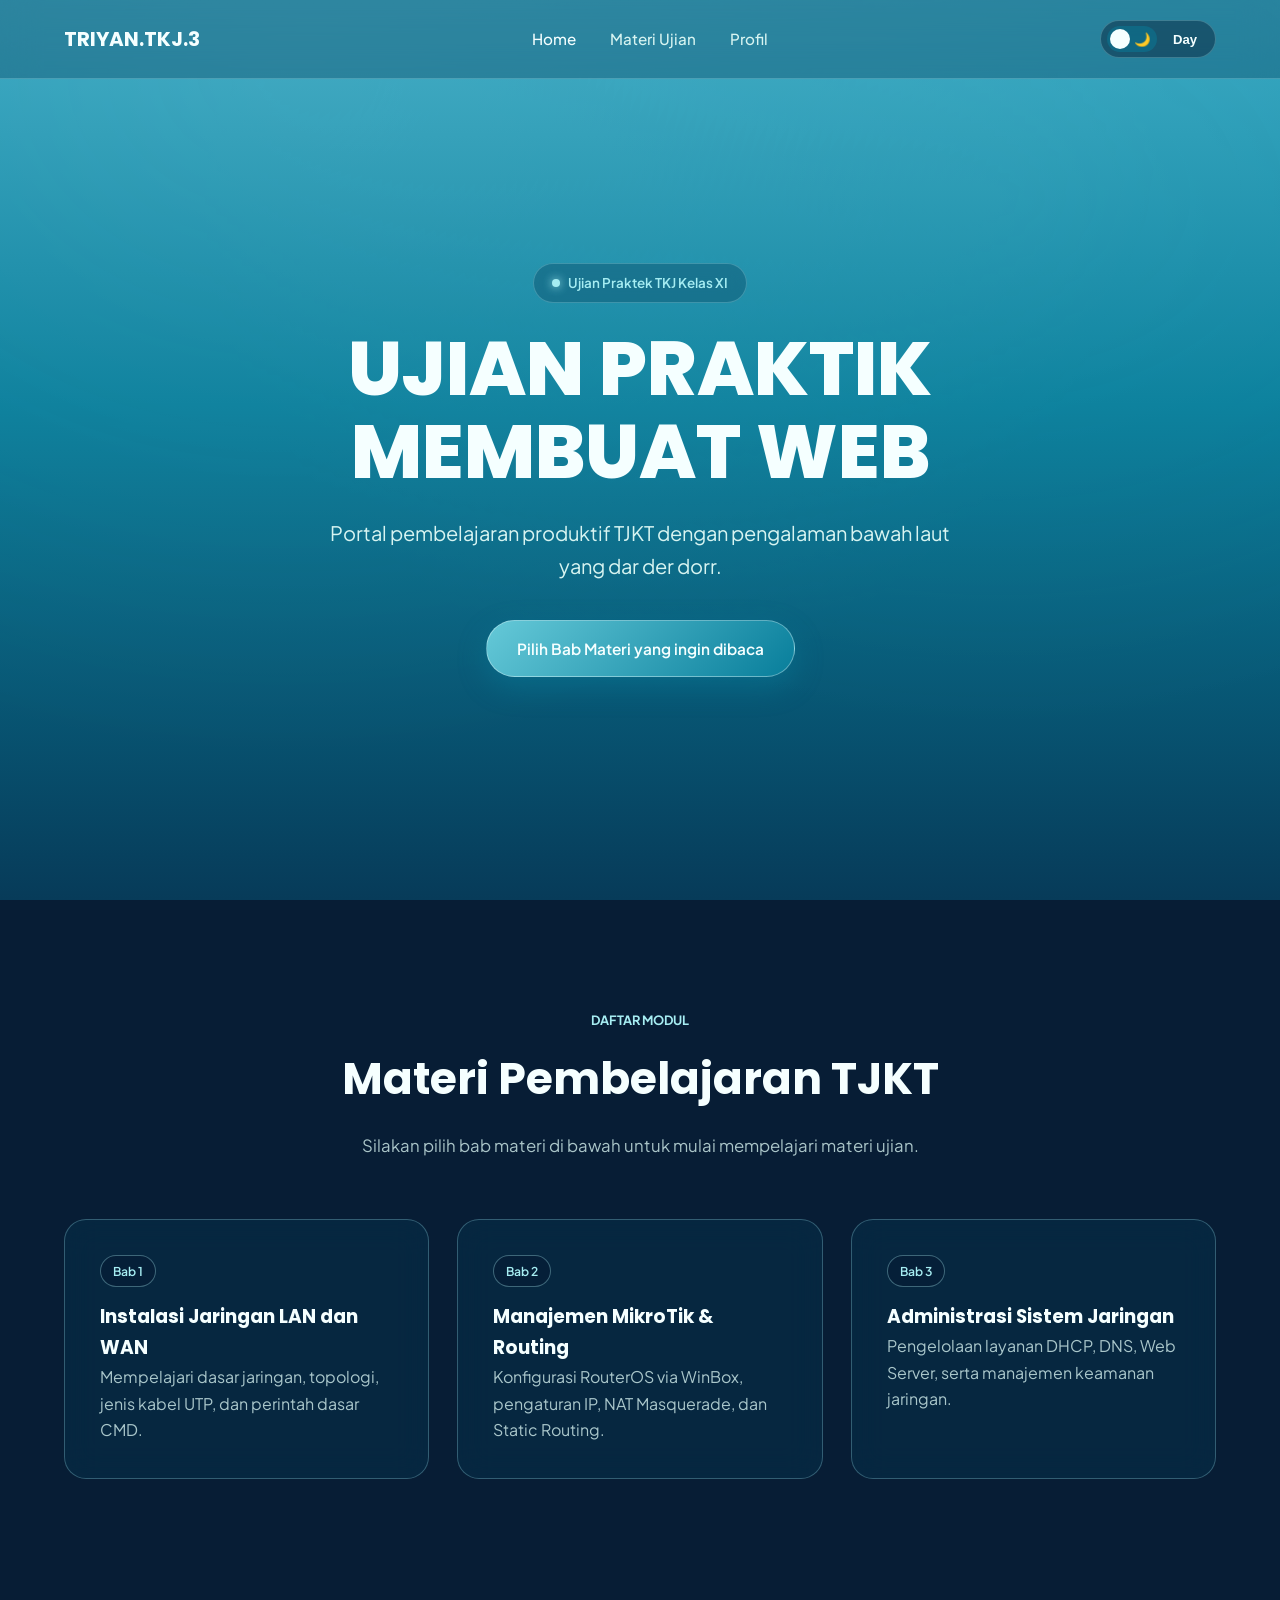
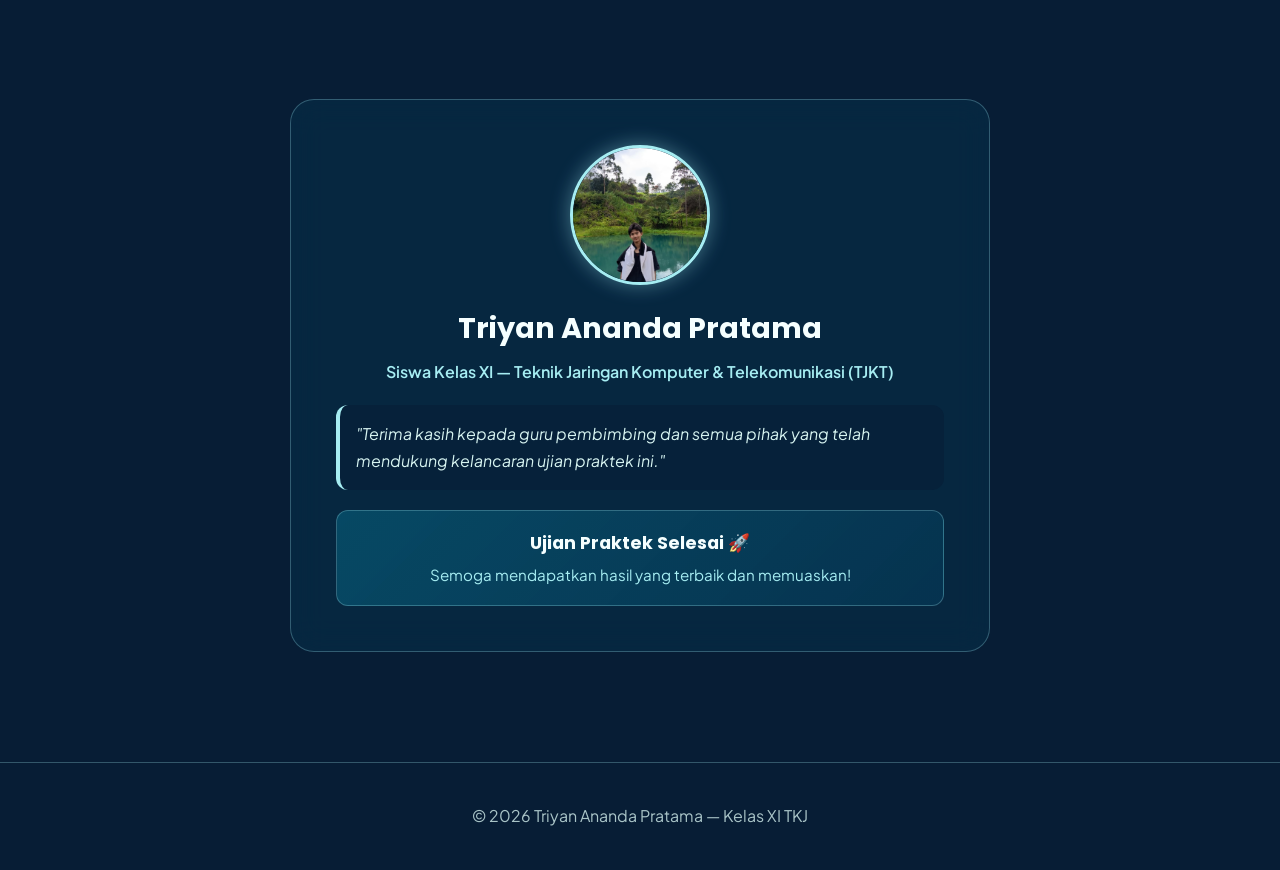
<file: index.html>
<!DOCTYPE html>
<html lang="id" data-theme="day">
<head>
  <meta charset="UTF-8" />
  <meta name="viewport" content="width=device-width, initial-scale=1.0" />
  <title>Ocean Dream — Ujian Praktek TJKT Kelas XI</title>
  <link rel="preconnect" href="https://fonts.googleapis.com" />
  <link rel="preconnect" href="https://fonts.gstatic.com" crossorigin />
  <link href="https://fonts.googleapis.com/css2?family=Plus+Jakarta+Sans:wght@400;500;600;700&family=Poppins:wght@500;600;700;800&display=swap" rel="stylesheet" />
  <link rel="stylesheet" href="style.css" />
</head>
<body>

  <!-- LOADING SCREEN -->
  <div id="loading-screen" aria-hidden="true">
    <div class="loader-content">
      <div class="water-ring">
        <div class="water-wave"></div>
      </div>
      <h2 class="loader-title">OCEAN DREAM</h2>
      <p class="loader-subtitle">WHAITT LAGI DI PROSES YAA.</p>
    </div>
  </div>

  <!-- OCEAN BACKGROUND ENVIRONMENT -->
  <div class="ocean-environment" aria-hidden="true">
    <div class="ocean-depth-bg"></div>
    <div class="ocean-caustics"></div>
    <div class="ocean-surface">
      <div class="surface-shimmer"></div>
      <div class="light-rays">
        <div class="ray ray-1"></div>
        <div class="ray ray-2"></div>
        <div class="ray ray-3"></div>
        <div class="ray ray-4"></div>
        <div class="ray ray-5"></div>
      </div>
    </div>
    <div id="bubbles-layer" class="bubbles-layer"></div>
    <div id="particles-layer" class="particles-layer"></div>
  </div>

  <!-- NAVBAR -->
  <header class="navbar" id="navbar">
    <div class="nav-container">
      <a href="#home" class="brand-logo">
        <span>TRIYAN.TKJ.3</span>
      </a>
      <nav class="nav-menu" id="nav-menu">
        <ul class="nav-list">
          <li><a href="#home" class="nav-link active">Home</a></li>
          <li><a href="#materi" class="nav-link">Materi Ujian</a></li>
          <li><a href="#profil" class="nav-link">Profil</a></li>
        </ul>
      </nav>
      <div class="nav-actions">
        <button id="theme-toggle" class="theme-toggle" aria-label="Toggle Day and Night Mode">
          <span class="toggle-track">
            <span class="toggle-icon sun-icon">☀️</span>
            <span class="toggle-icon moon-icon">🌙</span>
            <span class="toggle-thumb"></span>
          </span>
          <span class="toggle-label" id="theme-label">Day</span>
        </button>
      </div>
    </div>
  </header>

  <main>
    <!-- HERO SECTION -->
    <section id="home" class="hero-section">
      <div class="hero-container">
        <div class="hero-badge">
          <span class="pulse-dot"></span>
          <span>Ujian Praktek TKJ Kelas XI</span>
        </div>
        <h1 class="hero-title">UJIAN PRAKTIK MEMBUAT WEB</h1>
        <p class="hero-subtitle">
          Portal pembelajaran produktif TJKT dengan pengalaman bawah laut yang dar der dorr.
        </p>
        <div class="hero-cta-group">
          <a href="#materi" class="btn btn-primary">
            <span>Pilih Bab Materi yang ingin dibaca</span>
          </a>
        </div>
      </div>
    </section>

    <!-- SECTION MATERI UJIAN -->
    <section id="materi" class="section">
      <div class="container">
        <div class="section-header">
          <span class="section-tag">Daftar Modul</span>
          <h2 class="section-title">Materi Pembelajaran TJKT</h2>
          <p class="section-desc">Silakan pilih bab materi di bawah untuk mulai mempelajari materi ujian.</p>
        </div>

        <div class="explore-grid">
          <a href="materi1.html" class="glass-card explore-card" style="text-decoration: none;">
            <div class="card-body" style="padding: 35px;">
              <span class="depth-tag">Bab 1</span>
              <h3 style="margin-top: 15px; color: var(--pearl-white);">Instalasi Jaringan LAN dan WAN</h3>
              <p style="color: var(--text-muted);">Mempelajari dasar jaringan, topologi, jenis kabel UTP, dan perintah dasar CMD.</p>
            </div>
          </a>

          <a href="materi2.html" class="glass-card explore-card" style="text-decoration: none;">
            <div class="card-body" style="padding: 35px;">
              <span class="depth-tag">Bab 2</span>
              <h3 style="margin-top: 15px; color: var(--pearl-white);">Manajemen MikroTik & Routing</h3>
              <p style="color: var(--text-muted);">Konfigurasi RouterOS via WinBox, pengaturan IP, NAT Masquerade, dan Static Routing.</p>
            </div>
          </a>

          <a href="materi3.html" class="glass-card explore-card" style="text-decoration: none;">
            <div class="card-body" style="padding: 35px;">
              <span class="depth-tag">Bab 3</span>
              <h3 style="margin-top: 15px; color: var(--pearl-white);">Administrasi Sistem Jaringan</h3>
              <p style="color: var(--text-muted);">Pengelolaan layanan DHCP, DNS, Web Server, serta manajemen keamanan jaringan.</p>
            </div>
          </a>
        </div>
      </div>
    </section>

    <!-- BAGIAN PROFIL PEMBUAT -->
    <section id="profil" class="section">
      <div class="container">
        <div class="profile-card-wrapper" style="background: var(--glass-bg); border: 1px solid var(--glass-border); border-radius: 24px; padding: 45px; text-align: center; backdrop-filter: blur(16px); max-width: 700px; margin: 0 auto;">
          <div class="profile-image-container" style="width: 140px; height: 140px; margin: 0 auto 20px auto; border-radius: 50%; overflow: hidden; border: 3px solid var(--soft-cyan); box-shadow: 0 0 20px rgba(166,237,242,0.4);">
            <img src="foto-profil.jpeg" alt="Foto Profil Pembuat" class="profile-img" style="width: 100%; height: 100%; object-fit: cover;" onerror="this.src='https://via.placeholder.com/140?text=Foto+Profil'" />
          </div>
          <h2 style="color: var(--pearl-white); font-size: 1.8rem; margin-bottom: 6px;">Triyan Ananda Pratama</h2>
          <p class="profile-role" style="color: var(--soft-cyan); font-weight: 600; margin-bottom: 20px;">Siswa Kelas XI — Teknik Jaringan Komputer & Telekomunikasi (TJKT)</p>
          <div class="quote-box" style="background: rgba(7,29,53,0.5); padding: 16px; border-radius: 12px; border-left: 4px solid var(--soft-cyan); text-align: left; margin-bottom: 20px;">
            <p style="color: var(--text-secondary); font-style: italic; margin: 0;">"Terima kasih kepada guru pembimbing dan semua pihak yang telah mendukung kelancaran ujian praktek ini."</p>
          </div>
          <div class="thank-you-banner" style="background: linear-gradient(135deg, rgba(8,126,155,0.4), rgba(7,59,89,0.6)); padding: 18px; border-radius: 12px; border: 1px solid var(--glass-border);">
            <h3 style="color: var(--pearl-white); font-size: 1.1rem; margin-bottom: 4px;">Ujian Praktek Selesai 🚀</h3>
            <p style="color: var(--soft-cyan); font-size: 0.95rem; margin: 0;">Semoga mendapatkan hasil yang terbaik dan memuaskan!</p>
          </div>
        </div>
      </div>
    </section>
  </main>

  <footer class="footer">
    <div class="container footer-container" style="text-align: center;">
      <p style="color: var(--text-muted);">&copy; 2026 Triyan Ananda Pratama — Kelas XI TKJ</p>
    </div>
  </footer>

  <script src="script.js"></script>
</body>
</html>
</file>
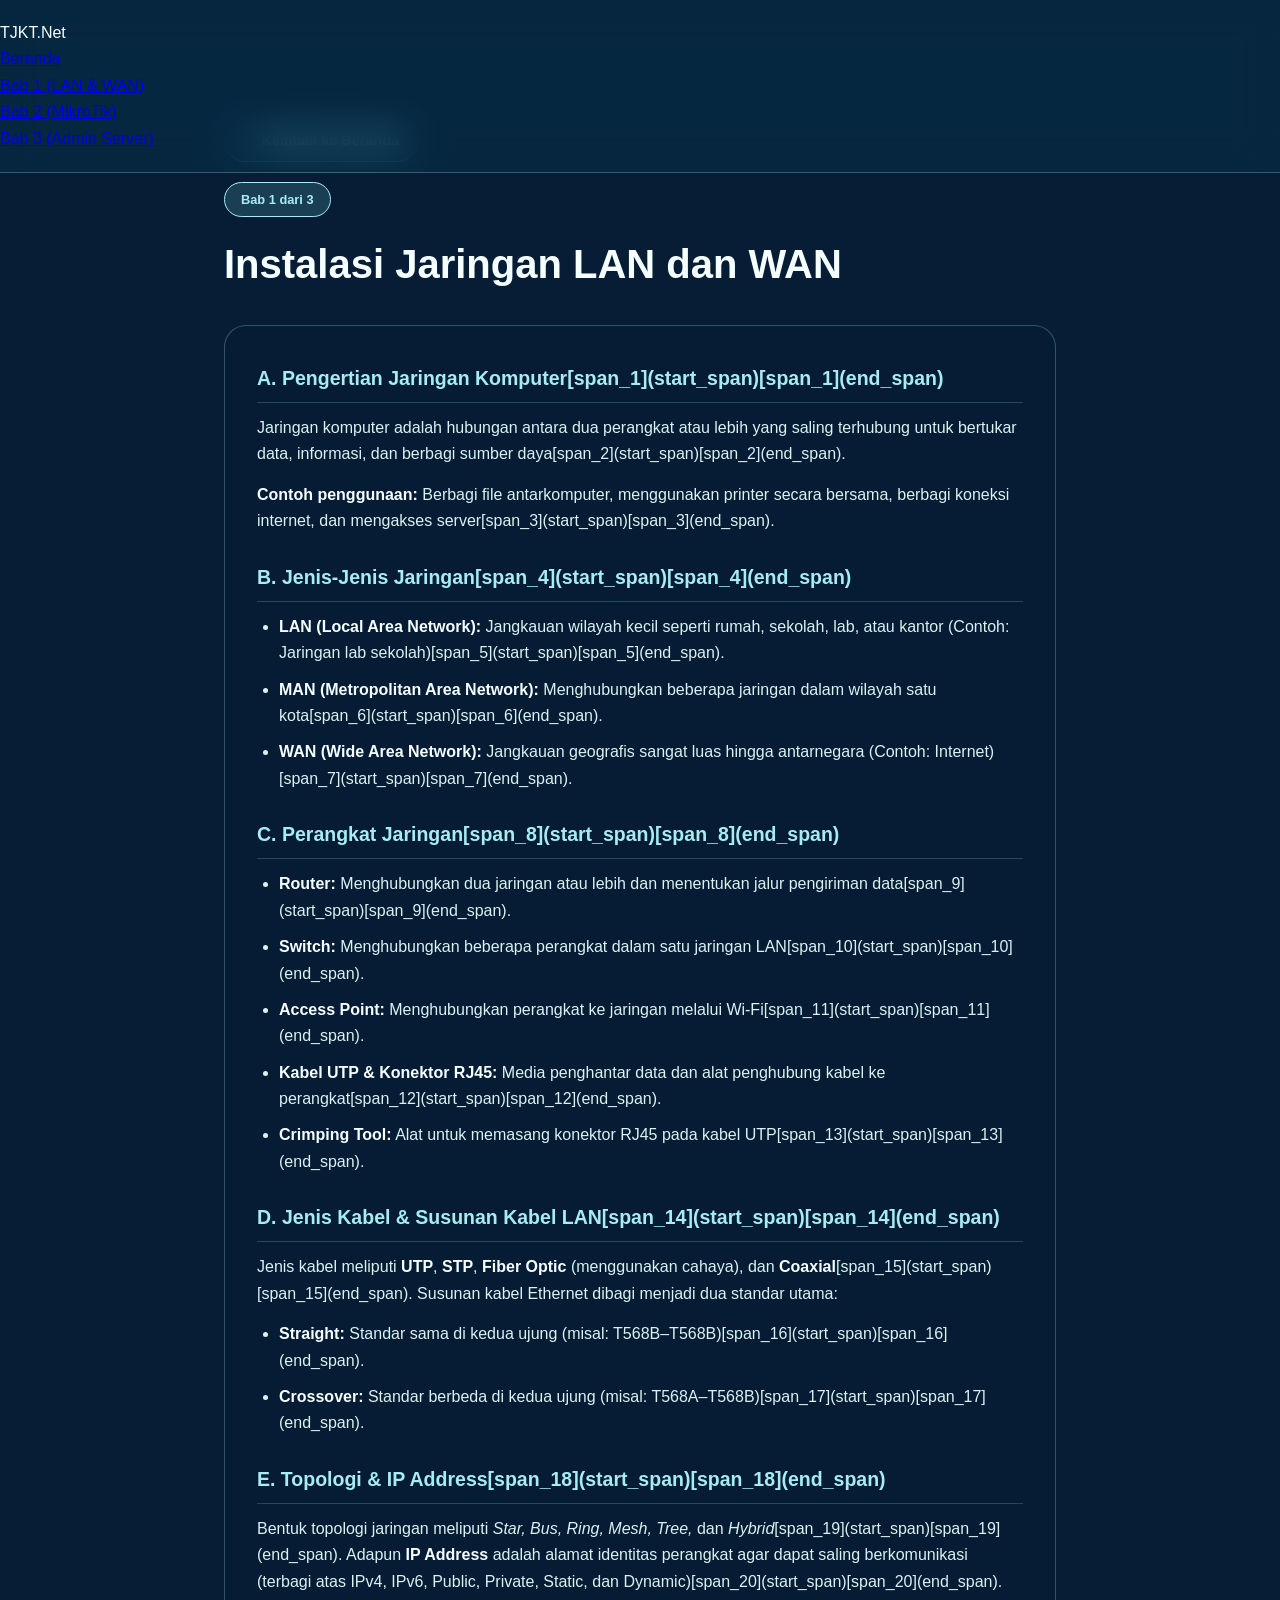
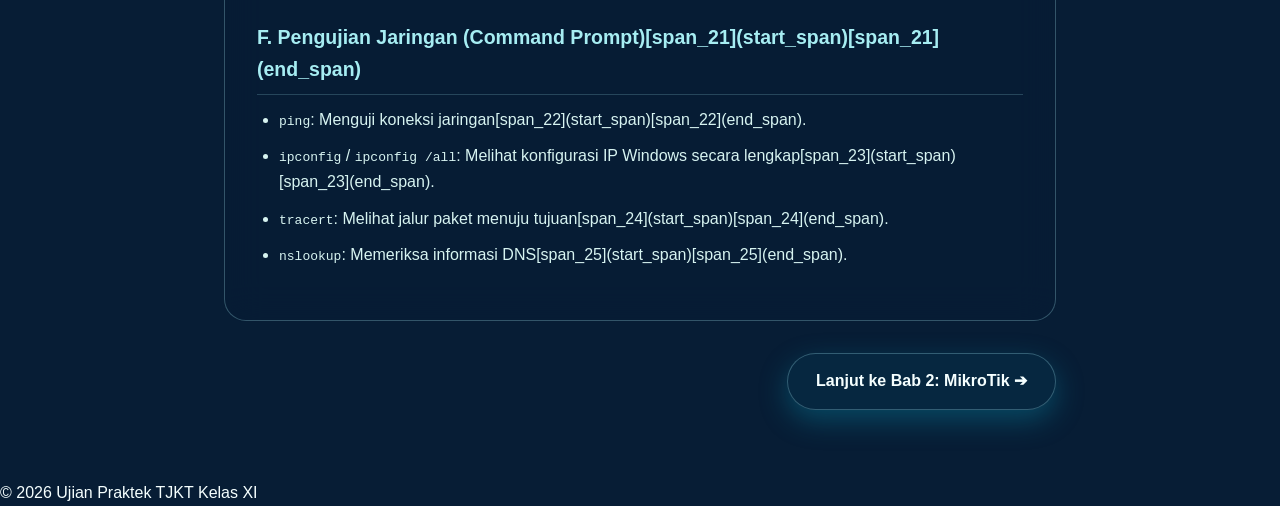
<file: BAB1.html>
<!DOCTYPE html>
<html lang="id">
<head>
  <meta charset="UTF-8">
  <meta name="viewport" content="width=device-width, initial-scale=1.0">
  <title>Bab 1 - Instalasi Jaringan LAN dan WAN</title>
  <link rel="stylesheet" href="style.css">
</head>
<body>

  <nav class="navbar">
    <div class="logo">TJKT<span>.Net</span></div>
    <ul class="nav-links">
      <li><a href="index.html">Beranda</a></li>
      <li><a href="materi1.html" class="active">Bab 1 (LAN & WAN)</a></li>
      <li><a href="materi2.html">Bab 2 (MikroTik)</a></li>
      <li><a href="materi3.html">Bab 3 (Admin Server)</a></li>
    </ul>
  </nav>

  <main class="container-materi">
    <div class="breadcrumb">
      <a href="index.html">← Kembali ke Beranda</a>
    </div>

    <span class="badge">Bab 1 dari 3</span>
    <h1>Instalasi Jaringan LAN dan WAN</h1>
    
    <div class="content-box">
      <h3>A. Pengertian Jaringan Komputer[span_1](start_span)[span_1](end_span)</h3>
      <p>Jaringan komputer adalah hubungan antara dua perangkat atau lebih yang saling terhubung untuk bertukar data, informasi, dan berbagi sumber daya[span_2](start_span)[span_2](end_span).</p>
      <p><strong>Contoh penggunaan:</strong> Berbagi file antarkomputer, menggunakan printer secara bersama, berbagi koneksi internet, dan mengakses server[span_3](start_span)[span_3](end_span).</p>

      <h3>B. Jenis-Jenis Jaringan[span_4](start_span)[span_4](end_span)</h3>
      <ul>
        <li><strong>LAN (Local Area Network):</strong> Jangkauan wilayah kecil seperti rumah, sekolah, lab, atau kantor (Contoh: Jaringan lab sekolah)[span_5](start_span)[span_5](end_span).</li>
        <li><strong>MAN (Metropolitan Area Network):</strong> Menghubungkan beberapa jaringan dalam wilayah satu kota[span_6](start_span)[span_6](end_span).</li>
        <li><strong>WAN (Wide Area Network):</strong> Jangkauan geografis sangat luas hingga antarnegara (Contoh: Internet)[span_7](start_span)[span_7](end_span).</li>
      </ul>

      <h3>C. Perangkat Jaringan[span_8](start_span)[span_8](end_span)</h3>
      <ul>
        <li><strong>Router:</strong> Menghubungkan dua jaringan atau lebih dan menentukan jalur pengiriman data[span_9](start_span)[span_9](end_span).</li>
        <li><strong>Switch:</strong> Menghubungkan beberapa perangkat dalam satu jaringan LAN[span_10](start_span)[span_10](end_span).</li>
        <li><strong>Access Point:</strong> Menghubungkan perangkat ke jaringan melalui Wi-Fi[span_11](start_span)[span_11](end_span).</li>
        <li><strong>Kabel UTP & Konektor RJ45:</strong> Media penghantar data dan alat penghubung kabel ke perangkat[span_12](start_span)[span_12](end_span).</li>
        <li><strong>Crimping Tool:</strong> Alat untuk memasang konektor RJ45 pada kabel UTP[span_13](start_span)[span_13](end_span).</li>
      </ul>

      <h3>D. Jenis Kabel & Susunan Kabel LAN[span_14](start_span)[span_14](end_span)</h3>
      <p>Jenis kabel meliputi <strong>UTP</strong>, <strong>STP</strong>, <strong>Fiber Optic</strong> (menggunakan cahaya), dan <strong>Coaxial</strong>[span_15](start_span)[span_15](end_span). Susunan kabel Ethernet dibagi menjadi dua standar utama:</p>
      <ul>
        <li><strong>Straight:</strong> Standar sama di kedua ujung (misal: T568B–T568B)[span_16](start_span)[span_16](end_span).</li>
        <li><strong>Crossover:</strong> Standar berbeda di kedua ujung (misal: T568A–T568B)[span_17](start_span)[span_17](end_span).</li>
      </ul>

      <h3>E. Topologi & IP Address[span_18](start_span)[span_18](end_span)</h3>
      <p>Bentuk topologi jaringan meliputi <em>Star, Bus, Ring, Mesh, Tree,</em> dan <em>Hybrid</em>[span_19](start_span)[span_19](end_span). Adapun <strong>IP Address</strong> adalah alamat identitas perangkat agar dapat saling berkomunikasi (terbagi atas IPv4, IPv6, Public, Private, Static, dan Dynamic)[span_20](start_span)[span_20](end_span).</p>

      <h3>F. Pengujian Jaringan (Command Prompt)[span_21](start_span)[span_21](end_span)</h3>
      <ul>
        <li><code>ping</code>: Menguji koneksi jaringan[span_22](start_span)[span_22](end_span).</li>
        <li><code>ipconfig</code> / <code>ipconfig /all</code>: Melihat konfigurasi IP Windows secara lengkap[span_23](start_span)[span_23](end_span).</li>
        <li><code>tracert</code>: Melihat jalur paket menuju tujuan[span_24](start_span)[span_24](end_span).</li>
        <li><code>nslookup</code>: Memeriksa informasi DNS[span_25](start_span)[span_25](end_span).</li>
      </ul>
    </div>

    <!-- Navigasi Bawah -->
    <div class="pagination">
      <span></span>
      <a href="materi2.html" class="btn-primary">Lanjut ke Bab 2: MikroTik ➔</a>
    </div>
  </main>

  <footer>
    <p>&copy; 2026 Ujian Praktek TJKT Kelas XI</p>
  </footer>

</body>
</html>
</file>
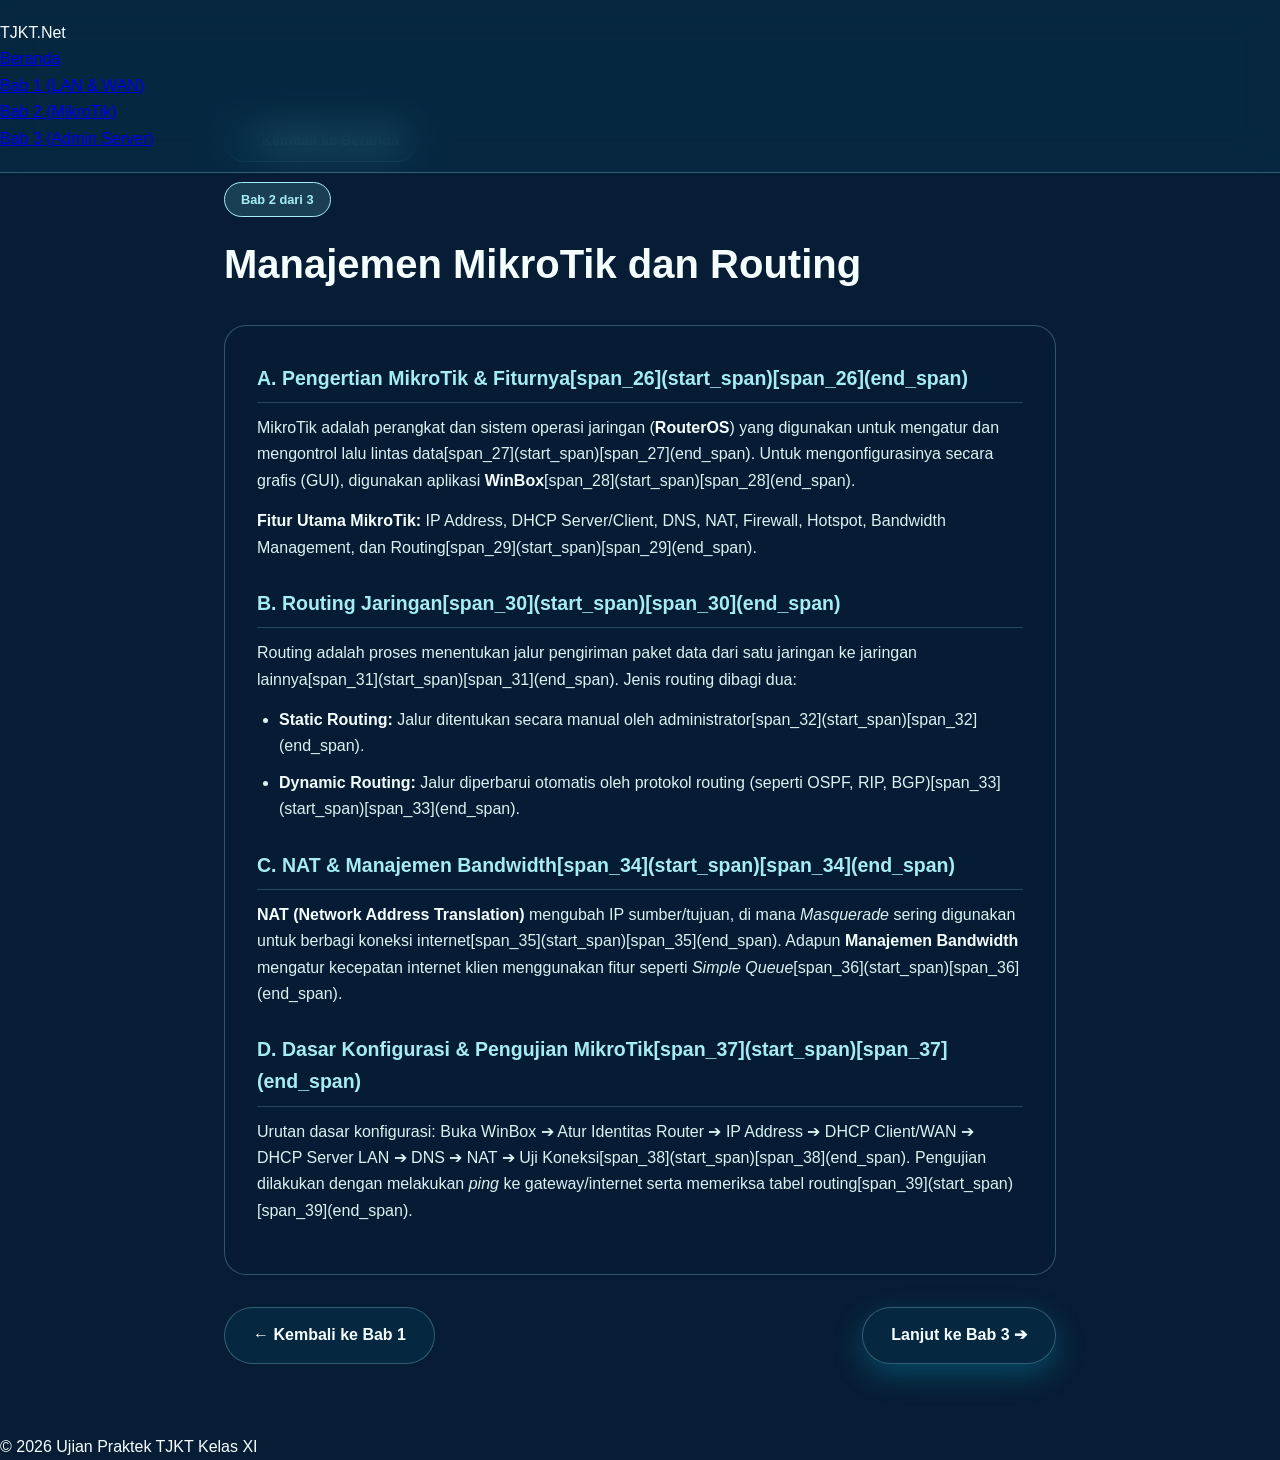
<file: BAB2.html>
<!DOCTYPE html>
<html lang="id">
<head>
  <meta charset="UTF-8">
  <meta name="viewport" content="width=device-width, initial-scale=1.0">
  <title>Bab 2 - Manajemen MikroTik dan Routing</title>
  <link rel="stylesheet" href="style.css">
</head>
<body>

  <nav class="navbar">
    <div class="logo">TJKT<span>.Net</span></div>
    <ul class="nav-links">
      <li><a href="index.html">Beranda</a></li>
      <li><a href="materi1.html">Bab 1 (LAN & WAN)</a></li>
      <li><a href="materi2.html" class="active">Bab 2 (MikroTik)</a></li>
      <li><a href="materi3.html">Bab 3 (Admin Server)</a></li>
    </ul>
  </nav>

  <main class="container-materi">
    <div class="breadcrumb">
      <a href="index.html">← Kembali ke Beranda</a>
    </div>

    <span class="badge">Bab 2 dari 3</span>
    <h1>Manajemen MikroTik dan Routing</h1>
    
    <div class="content-box">
      <h3>A. Pengertian MikroTik & Fiturnya[span_26](start_span)[span_26](end_span)</h3>
      <p>MikroTik adalah perangkat dan sistem operasi jaringan (<strong>RouterOS</strong>) yang digunakan untuk mengatur dan mengontrol lalu lintas data[span_27](start_span)[span_27](end_span). Untuk mengonfigurasinya secara grafis (GUI), digunakan aplikasi <strong>WinBox</strong>[span_28](start_span)[span_28](end_span).</p>
      <p><strong>Fitur Utama MikroTik:</strong> IP Address, DHCP Server/Client, DNS, NAT, Firewall, Hotspot, Bandwidth Management, dan Routing[span_29](start_span)[span_29](end_span).</p>

      <h3>B. Routing Jaringan[span_30](start_span)[span_30](end_span)</h3>
      <p>Routing adalah proses menentukan jalur pengiriman paket data dari satu jaringan ke jaringan lainnya[span_31](start_span)[span_31](end_span). Jenis routing dibagi dua:</p>
      <ul>
        <li><strong>Static Routing:</strong> Jalur ditentukan secara manual oleh administrator[span_32](start_span)[span_32](end_span).</li>
        <li><strong>Dynamic Routing:</strong> Jalur diperbarui otomatis oleh protokol routing (seperti OSPF, RIP, BGP)[span_33](start_span)[span_33](end_span).</li>
      </ul>

      <h3>C. NAT & Manajemen Bandwidth[span_34](start_span)[span_34](end_span)</h3>
      <p><strong>NAT (Network Address Translation)</strong> mengubah IP sumber/tujuan, di mana <em>Masquerade</em> sering digunakan untuk berbagi koneksi internet[span_35](start_span)[span_35](end_span). Adapun <strong>Manajemen Bandwidth</strong> mengatur kecepatan internet klien menggunakan fitur seperti <em>Simple Queue</em>[span_36](start_span)[span_36](end_span).</p>

      <h3>D. Dasar Konfigurasi & Pengujian MikroTik[span_37](start_span)[span_37](end_span)</h3>
      <p>Urutan dasar konfigurasi: Buka WinBox ➔ Atur Identitas Router ➔ IP Address ➔ DHCP Client/WAN ➔ DHCP Server LAN ➔ DNS ➔ NAT ➔ Uji Koneksi[span_38](start_span)[span_38](end_span). Pengujian dilakukan dengan melakukan <em>ping</em> ke gateway/internet serta memeriksa tabel routing[span_39](start_span)[span_39](end_span).</p>
    </div>

    <!-- Navigasi Bawah -->
    <div class="pagination">
      <a href="materi1.html" class="btn-secondary">← Kembali ke Bab 1</a>
      <a href="materi3.html" class="btn-primary">Lanjut ke Bab 3 ➔</a>
    </div>
  </main>

  <footer>
    <p>&copy; 2026 Ujian Praktek TJKT Kelas XI</p>
  </footer>

</body>
</html>
</file>
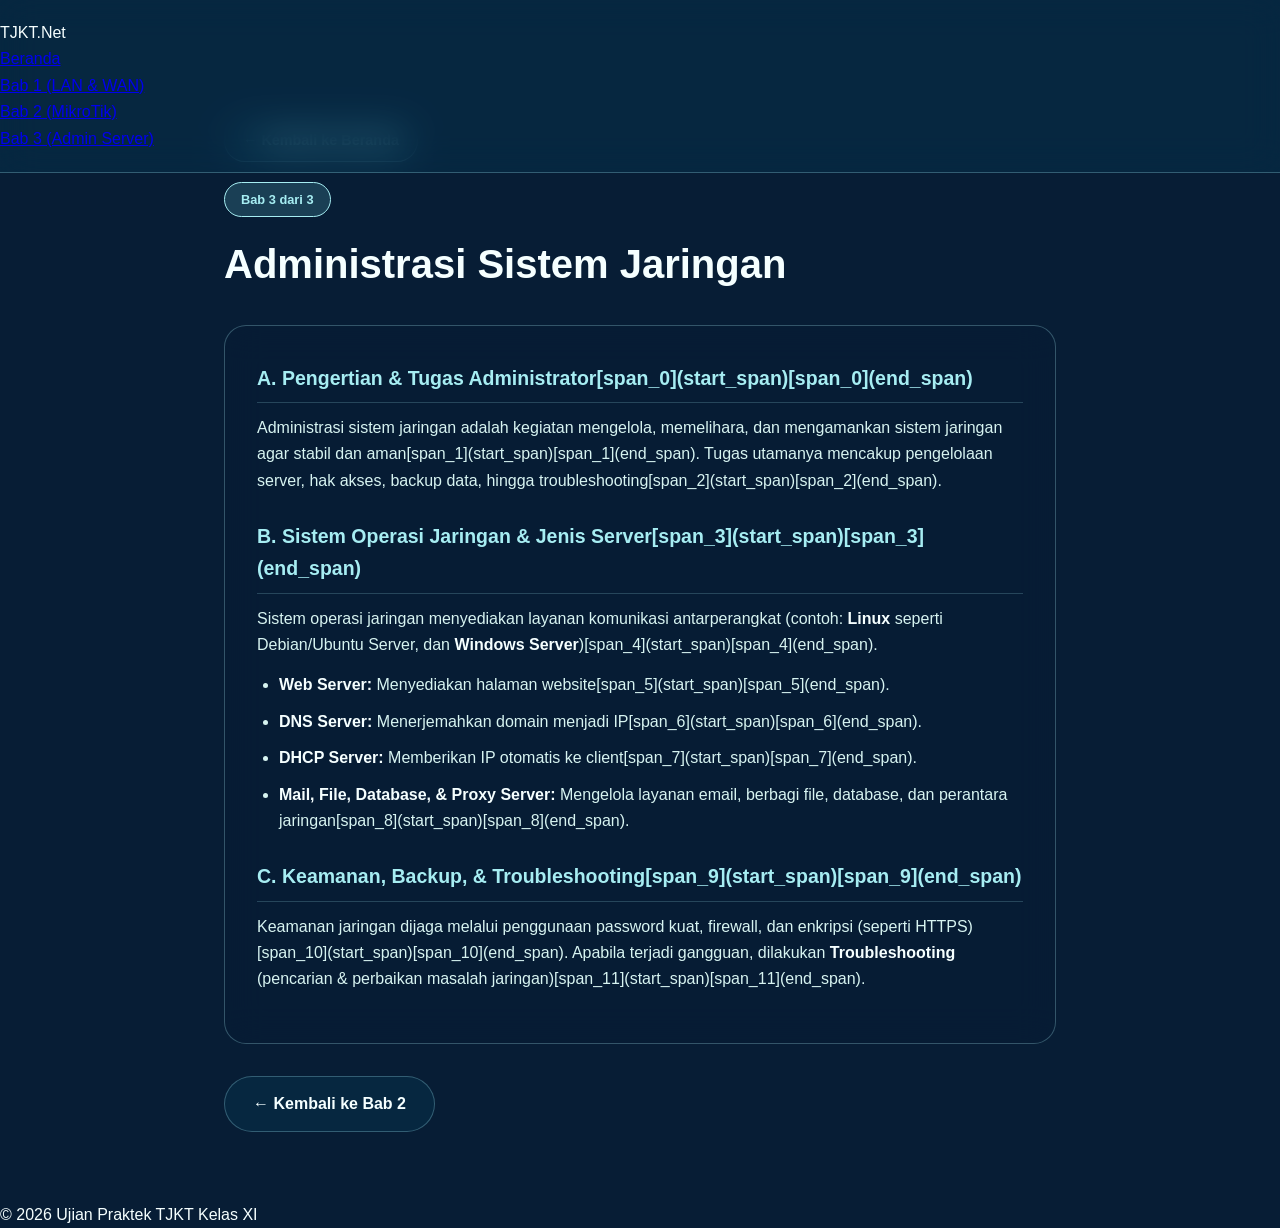
<file: BAB3.html>
<!DOCTYPE html>
<html lang="id">
<head>
  <meta charset="UTF-8">
  <meta name="viewport" content="width=device-width, initial-scale=1.0">
  <title>Bab 3 - Administrasi Sistem Jaringan</title>
  <link rel="stylesheet" href="style.css">
</head>
<body>

  <nav class="navbar">
    <div class="logo">TJKT<span>.Net</span></div>
    <ul class="nav-links">
      <li><a href="index.html">Beranda</a></li>
      <li><a href="materi1.html">Bab 1 (LAN & WAN)</a></li>
      <li><a href="materi2.html">Bab 2 (MikroTik)</a></li>
      <li><a href="materi3.html" class="active">Bab 3 (Admin Server)</a></li>
    </ul>
  </nav>

  <main class="container-materi">
    <div class="breadcrumb">
      <a href="index.html">← Kembali ke Beranda</a>
    </div>

    <span class="badge">Bab 3 dari 3</span>
    <h1>Administrasi Sistem Jaringan</h1>
    
    <div class="content-box">
      <h3>A. Pengertian & Tugas Administrator[span_0](start_span)[span_0](end_span)</h3>
      <p>Administrasi sistem jaringan adalah kegiatan mengelola, memelihara, dan mengamankan sistem jaringan agar stabil dan aman[span_1](start_span)[span_1](end_span). Tugas utamanya mencakup pengelolaan server, hak akses, backup data, hingga troubleshooting[span_2](start_span)[span_2](end_span).</p>

      <h3>B. Sistem Operasi Jaringan & Jenis Server[span_3](start_span)[span_3](end_span)</h3>
      <p>Sistem operasi jaringan menyediakan layanan komunikasi antarperangkat (contoh: <strong>Linux</strong> seperti Debian/Ubuntu Server, dan <strong>Windows Server</strong>)[span_4](start_span)[span_4](end_span).</p>
      <ul>
        <li><strong>Web Server:</strong> Menyediakan halaman website[span_5](start_span)[span_5](end_span).</li>
        <li><strong>DNS Server:</strong> Menerjemahkan domain menjadi IP[span_6](start_span)[span_6](end_span).</li>
        <li><strong>DHCP Server:</strong> Memberikan IP otomatis ke client[span_7](start_span)[span_7](end_span).</li>
        <li><strong>Mail, File, Database, & Proxy Server:</strong> Mengelola layanan email, berbagi file, database, dan perantara jaringan[span_8](start_span)[span_8](end_span).</li>
      </ul>

      <h3>C. Keamanan, Backup, & Troubleshooting[span_9](start_span)[span_9](end_span)</h3>
      <p>Keamanan jaringan dijaga melalui penggunaan password kuat, firewall, dan enkripsi (seperti HTTPS)[span_10](start_span)[span_10](end_span). Apabila terjadi gangguan, dilakukan <strong>Troubleshooting</strong> (pencarian & perbaikan masalah jaringan)[span_11](start_span)[span_11](end_span).</p>
    </div>

    <!-- Navigasi Bawah -->
    <div class="pagination">
      <a href="materi2.html" class="btn-secondary">← Kembali ke Bab 2</a>
      <span></span>
    </div>
  </main>

  <footer>
    <p>&copy; 2026 Ujian Praktek TJKT Kelas XI</p>
  </footer>

</body>
</html>
</file>
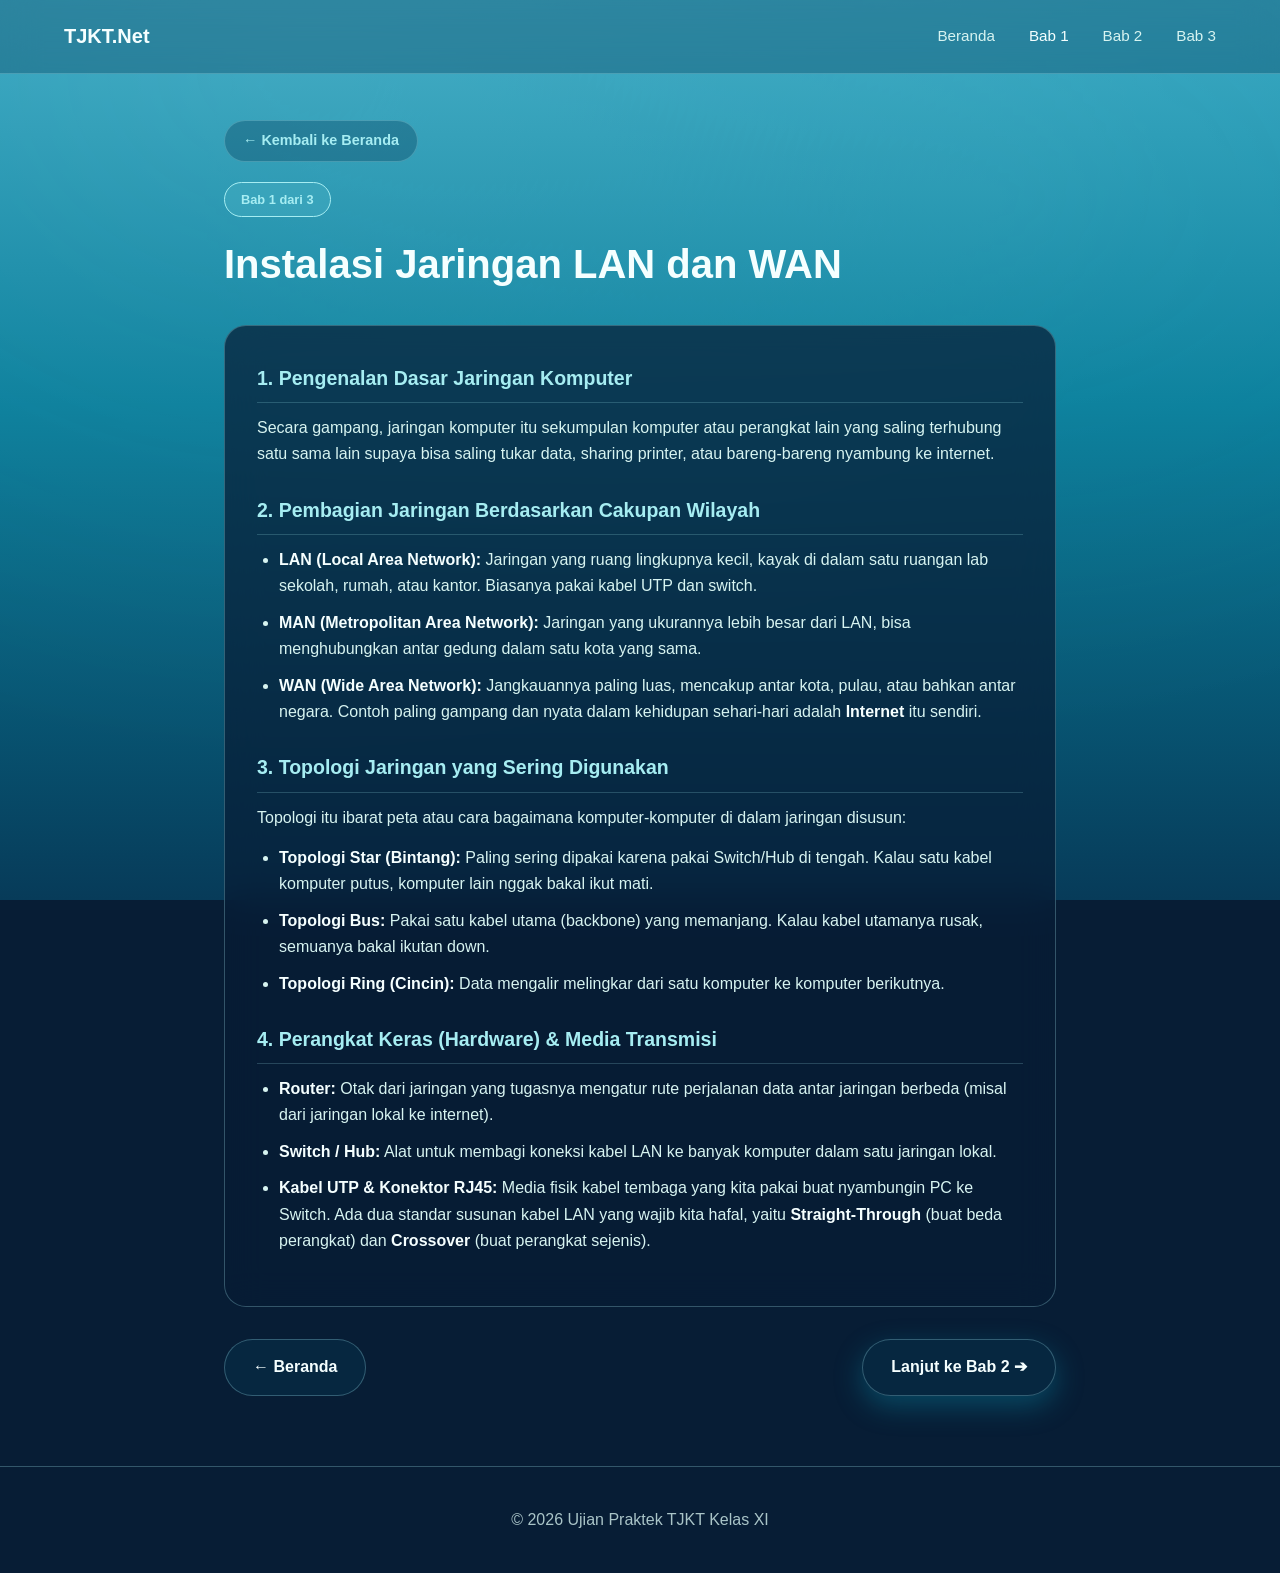
<file: materi1.html>
<!DOCTYPE html>
<html lang="id" data-theme="day">
<head>
  <meta charset="UTF-8">
  <meta name="viewport" content="width=device-width, initial-scale=1.0">
  <title>Bab 1 - Instalasi Jaringan LAN dan WAN</title>
  <link rel="stylesheet" href="style.css">
</head>
<body>
  <div id="loading-screen" aria-hidden="true">
    <div class="loader-content">
      <div class="water-ring"><div class="water-wave"></div></div>
      <h2 class="loader-title">OCEAN DREAM</h2>
      <p class="loader-subtitle">Tunggu ya lagi di proses nih >.< </p>
    </div>
  </div>

  <div class="ocean-environment" aria-hidden="true">
    <div class="ocean-depth-bg"></div>
    <div class="ocean-caustics"></div>
    <div id="bubbles-layer" class="bubbles-layer"></div>
  </div>

  <header class="navbar">
    <div class="nav-container">
      <a href="index.html" class="brand-logo"><span>TJKT.Net</span></a>
      <ul class="nav-list">
        <li><a href="index.html" class="nav-link">Beranda</a></li>
        <li><a href="materi1.html" class="nav-link active">Bab 1</a></li>
        <li><a href="materi2.html" class="nav-link">Bab 2</a></li>
        <li><a href="materi3.html" class="nav-link">Bab 3</a></li>
      </ul>
    </div>
  </header>

  <main class="container-materi">
    <div class="breadcrumb"><a href="index.html">← Kembali ke Beranda</a></div>
    <span class="badge">Bab 1 dari 3</span>
    <h1>Instalasi Jaringan LAN dan WAN</h1>
    
    <div class="content-box">
      <h3>1. Pengenalan Dasar Jaringan Komputer</h3>
      <p>Secara gampang, jaringan komputer itu sekumpulan komputer atau perangkat lain yang saling terhubung satu sama lain supaya bisa saling tukar data, sharing printer, atau bareng-bareng nyambung ke internet.</p>

      <h3>2. Pembagian Jaringan Berdasarkan Cakupan Wilayah</h3>
      <ul>
        <li><strong>LAN (Local Area Network):</strong> Jaringan yang ruang lingkupnya kecil, kayak di dalam satu ruangan lab sekolah, rumah, atau kantor. Biasanya pakai kabel UTP dan switch.</li>
        <li><strong>MAN (Metropolitan Area Network):</strong> Jaringan yang ukurannya lebih besar dari LAN, bisa menghubungkan antar gedung dalam satu kota yang sama.</li>
        <li><strong>WAN (Wide Area Network):</strong> Jangkauannya paling luas, mencakup antar kota, pulau, atau bahkan antar negara. Contoh paling gampang dan nyata dalam kehidupan sehari-hari adalah <strong>Internet</strong> itu sendiri.</li>
      </ul>

      <h3>3. Topologi Jaringan yang Sering Digunakan</h3>
      <p>Topologi itu ibarat peta atau cara bagaimana komputer-komputer di dalam jaringan disusun:</p>
      <ul>
        <li><strong>Topologi Star (Bintang):</strong> Paling sering dipakai karena pakai Switch/Hub di tengah. Kalau satu kabel komputer putus, komputer lain nggak bakal ikut mati.</li>
        <li><strong>Topologi Bus:</strong> Pakai satu kabel utama (backbone) yang memanjang. Kalau kabel utamanya rusak, semuanya bakal ikutan down.</li>
        <li><strong>Topologi Ring (Cincin):</strong> Data mengalir melingkar dari satu komputer ke komputer berikutnya.</li>
      </ul>

      <h3>4. Perangkat Keras (Hardware) & Media Transmisi</h3>
      <ul>
        <li><strong>Router:</strong> Otak dari jaringan yang tugasnya mengatur rute perjalanan data antar jaringan berbeda (misal dari jaringan lokal ke internet).</li>
        <li><strong>Switch / Hub:</strong> Alat untuk membagi koneksi kabel LAN ke banyak komputer dalam satu jaringan lokal.</li>
        <li><strong>Kabel UTP & Konektor RJ45:</strong> Media fisik kabel tembaga yang kita pakai buat nyambungin PC ke Switch. Ada dua standar susunan kabel LAN yang wajib kita hafal, yaitu <strong>Straight-Through</strong> (buat beda perangkat) dan <strong>Crossover</strong> (buat perangkat sejenis).</li>
      </ul>
    </div>

    <div class="pagination">
      <a href="index.html" class="btn-secondary">← Beranda</a>
      <a href="materi2.html" class="btn-primary">Lanjut ke Bab 2 ➔</a>
    </div>
  </main>

  <footer class="footer"><p style="color: var(--text-muted);">&copy; 2026 Ujian Praktek TJKT Kelas XI</p></footer>
  <script src="script.js"></script>
</body>
</html>
</file>
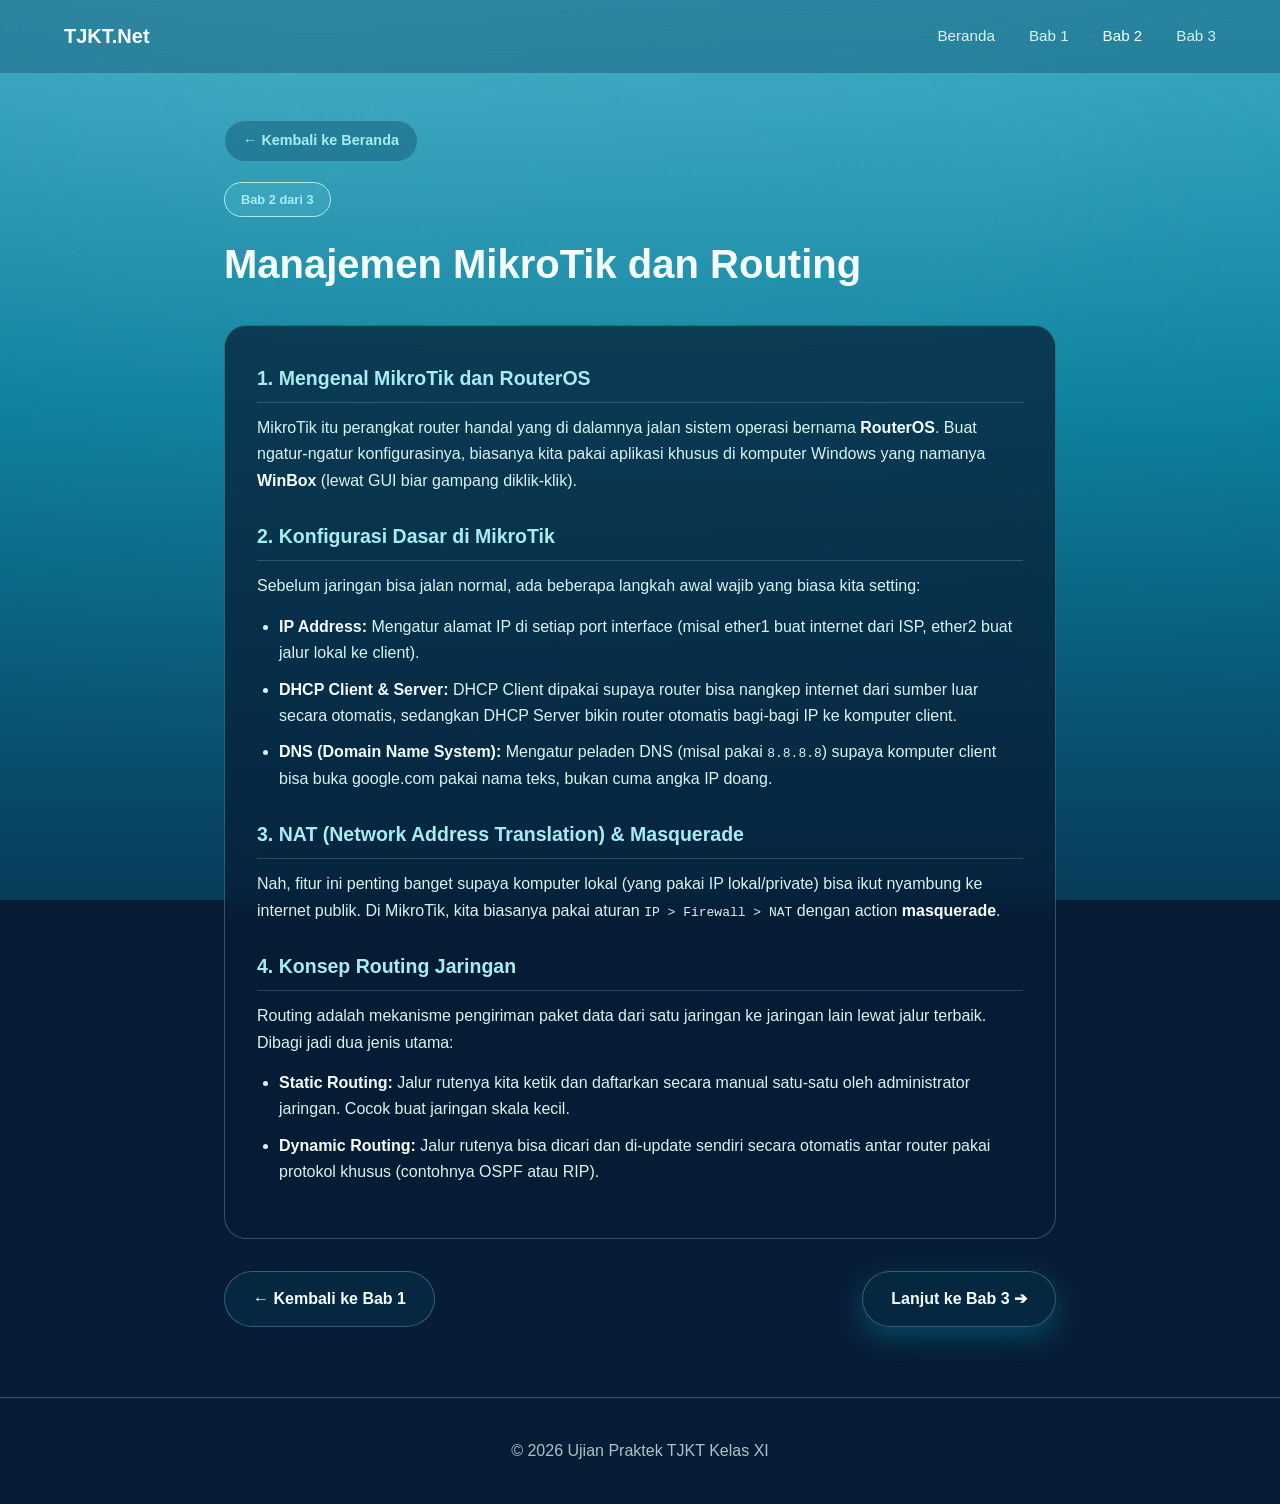
<file: materi2.html>
<!DOCTYPE html>
<html lang="id" data-theme="day">
<head>
  <meta charset="UTF-8">
  <meta name="viewport" content="width=device-width, initial-scale=1.0">
  <title>Bab 2 - Manajemen MikroTik dan Routing</title>
  <link rel="stylesheet" href="style.css">
</head>
<body>
  <div id="loading-screen" aria-hidden="true">
    <div class="loader-content">
      <div class="water-ring"><div class="water-wave"></div></div>
      <h2 class="loader-title">OCEAN DREAM</h2>
      <p class="loader-subtitle">iya sebentar yaa</p>
    </div>
  </div>

  <div class="ocean-environment" aria-hidden="true">
    <div class="ocean-depth-bg"></div>
    <div class="ocean-caustics"></div>
    <div id="bubbles-layer" class="bubbles-layer"></div>
  </div>

  <header class="navbar">
    <div class="nav-container">
      <a href="index.html" class="brand-logo"><span>TJKT.Net</span></a>
      <ul class="nav-list">
        <li><a href="index.html" class="nav-link">Beranda</a></li>
        <li><a href="materi1.html" class="nav-link">Bab 1</a></li>
        <li><a href="materi2.html" class="nav-link active">Bab 2</a></li>
        <li><a href="materi3.html" class="nav-link">Bab 3</a></li>
      </ul>
    </div>
  </header>

  <main class="container-materi">
    <div class="breadcrumb"><a href="index.html">← Kembali ke Beranda</a></div>
    <span class="badge">Bab 2 dari 3</span>
    <h1>Manajemen MikroTik dan Routing</h1>
    
    <div class="content-box">
      <h3>1. Mengenal MikroTik dan RouterOS</h3>
      <p>MikroTik itu perangkat router handal yang di dalamnya jalan sistem operasi bernama <strong>RouterOS</strong>. Buat ngatur-ngatur konfigurasinya, biasanya kita pakai aplikasi khusus di komputer Windows yang namanya <strong>WinBox</strong> (lewat GUI biar gampang diklik-klik).</p>

      <h3>2. Konfigurasi Dasar di MikroTik</h3>
      <p>Sebelum jaringan bisa jalan normal, ada beberapa langkah awal wajib yang biasa kita setting:</p>
      <ul>
        <li><strong>IP Address:</strong> Mengatur alamat IP di setiap port interface (misal ether1 buat internet dari ISP, ether2 buat jalur lokal ke client).</li>
        <li><strong>DHCP Client & Server:</strong> DHCP Client dipakai supaya router bisa nangkep internet dari sumber luar secara otomatis, sedangkan DHCP Server bikin router otomatis bagi-bagi IP ke komputer client.</li>
        <li><strong>DNS (Domain Name System):</strong> Mengatur peladen DNS (misal pakai <code>8.8.8.8</code>) supaya komputer client bisa buka google.com pakai nama teks, bukan cuma angka IP doang.</li>
      </ul>

      <h3>3. NAT (Network Address Translation) & Masquerade</h3>
      <p>Nah, fitur ini penting banget supaya komputer lokal (yang pakai IP lokal/private) bisa ikut nyambung ke internet publik. Di MikroTik, kita biasanya pakai aturan <code>IP > Firewall > NAT</code> dengan action <strong>masquerade</strong>.</p>

      <h3>4. Konsep Routing Jaringan</h3>
      <p>Routing adalah mekanisme pengiriman paket data dari satu jaringan ke jaringan lain lewat jalur terbaik. Dibagi jadi dua jenis utama:</p>
      <ul>
        <li><strong>Static Routing:</strong> Jalur rutenya kita ketik dan daftarkan secara manual satu-satu oleh administrator jaringan. Cocok buat jaringan skala kecil.</li>
        <li><strong>Dynamic Routing:</strong> Jalur rutenya bisa dicari dan di-update sendiri secara otomatis antar router pakai protokol khusus (contohnya OSPF atau RIP).</li>
      </ul>
    </div>

    <div class="pagination">
      <a href="materi1.html" class="btn-secondary">← Kembali ke Bab 1</a>
      <a href="materi3.html" class="btn-primary">Lanjut ke Bab 3 ➔</a>
    </div>
  </main>

  <footer class="footer"><p style="color: var(--text-muted);">&copy; 2026 Ujian Praktek TJKT Kelas XI</p></footer>
  <script src="script.js"></script>
</body>
</html>
</file>
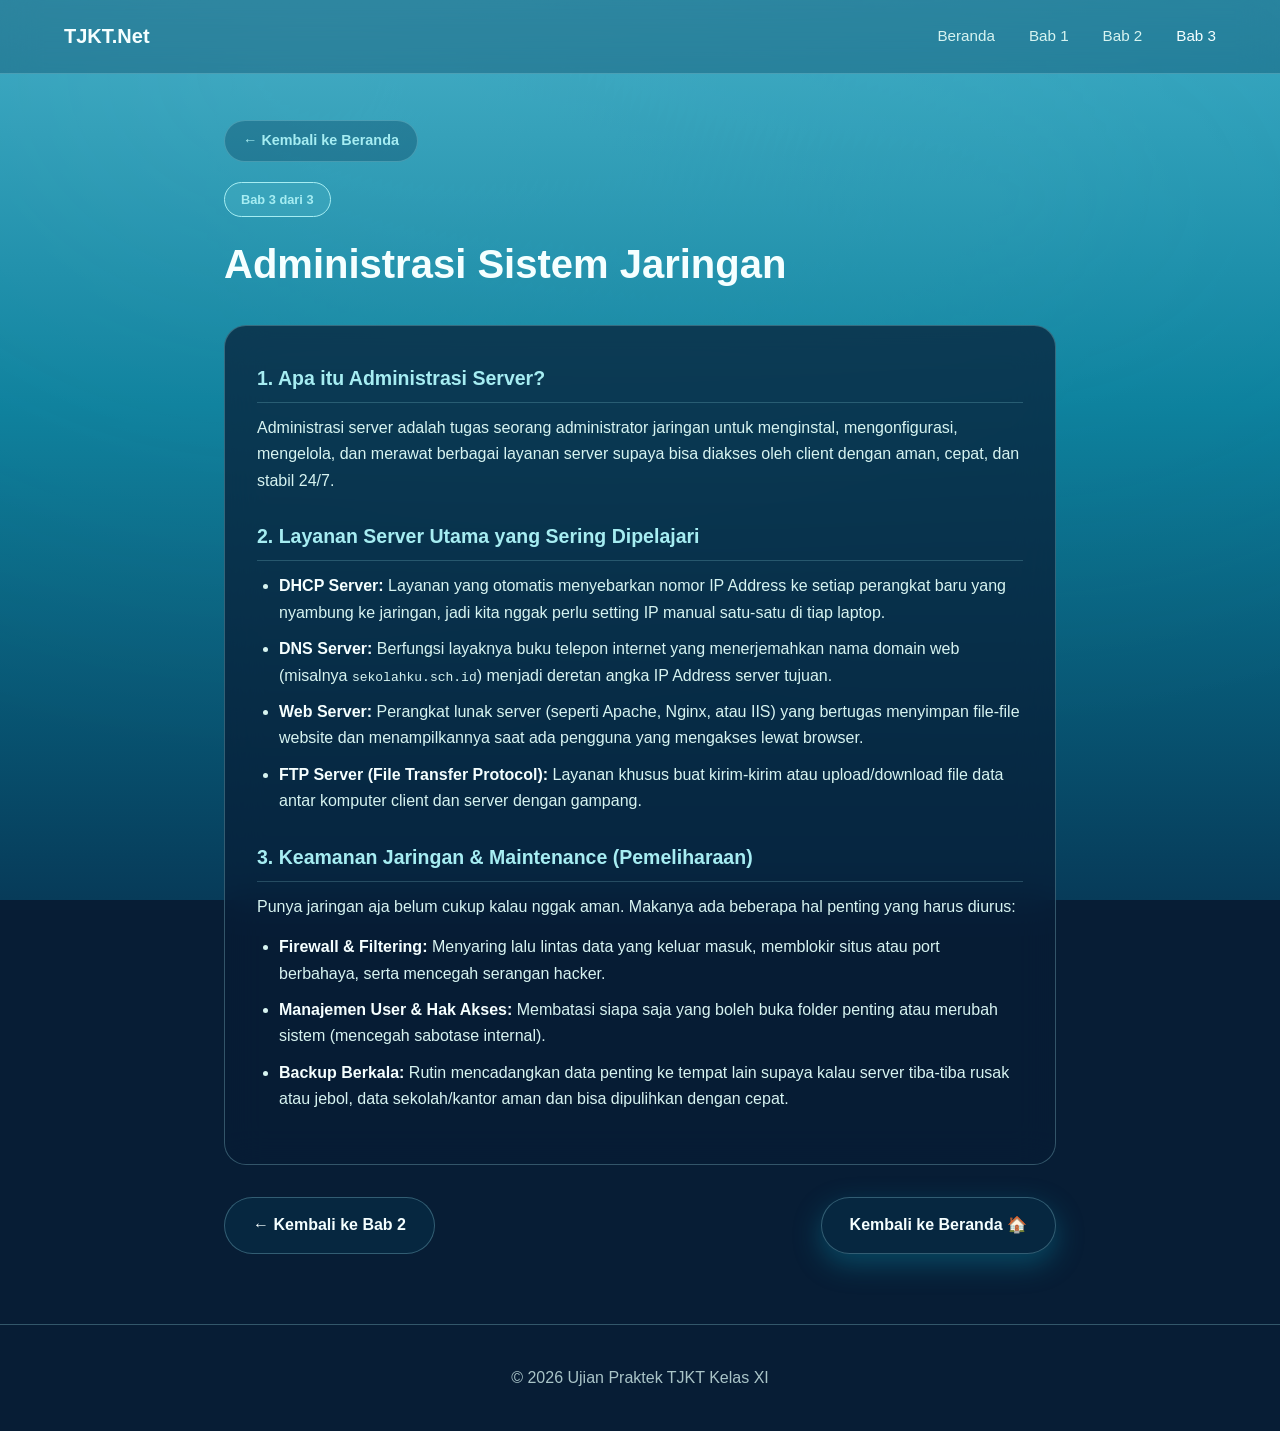
<file: materi3.html>
<!DOCTYPE html>
<html lang="id" data-theme="day">
<head>
  <meta charset="UTF-8">
  <meta name="viewport" content="width=device-width, initial-scale=1.0">
  <title>Bab 3 - Administrasi Sistem Jaringan</title>
  <link rel="stylesheet" href="style.css">
</head>
<body>
  <div id="loading-screen" aria-hidden="true">
    <div class="loader-content">
      <div class="water-ring"><div class="water-wave"></div></div>
      <h2 class="loader-title">OCEAN DREAM</h2>
      <p class="loader-subtitle">ini last materi jadi pahami ya semangatt</p>
    </div>
  </div>

  <div class="ocean-environment" aria-hidden="true">
    <div class="ocean-depth-bg"></div>
    <div class="ocean-caustics"></div>
    <div id="bubbles-layer" class="bubbles-layer"></div>
  </div>

  <header class="navbar">
    <div class="nav-container">
      <a href="index.html" class="brand-logo"><span>TJKT.Net</span></a>
      <ul class="nav-list">
        <li><a href="index.html" class="nav-link">Beranda</a></li>
        <li><a href="materi1.html" class="nav-link">Bab 1</a></li>
        <li><a href="materi2.html" class="nav-link">Bab 2</a></li>
        <li><a href="materi3.html" class="nav-link active">Bab 3</a></li>
      </ul>
    </div>
  </header>

  <main class="container-materi">
    <div class="breadcrumb"><a href="index.html">← Kembali ke Beranda</a></div>
    <span class="badge">Bab 3 dari 3</span>
    <h1>Administrasi Sistem Jaringan</h1>
    
    <div class="content-box">
      <h3>1. Apa itu Administrasi Server?</h3>
      <p>Administrasi server adalah tugas seorang administrator jaringan untuk menginstal, mengonfigurasi, mengelola, dan merawat berbagai layanan server supaya bisa diakses oleh client dengan aman, cepat, dan stabil 24/7.</p>

      <h3>2. Layanan Server Utama yang Sering Dipelajari</h3>
      <ul>
        <li><strong>DHCP Server:</strong> Layanan yang otomatis menyebarkan nomor IP Address ke setiap perangkat baru yang nyambung ke jaringan, jadi kita nggak perlu setting IP manual satu-satu di tiap laptop.</li>
        <li><strong>DNS Server:</strong> Berfungsi layaknya buku telepon internet yang menerjemahkan nama domain web (misalnya <code>sekolahku.sch.id</code>) menjadi deretan angka IP Address server tujuan.</li>
        <li><strong>Web Server:</strong> Perangkat lunak server (seperti Apache, Nginx, atau IIS) yang bertugas menyimpan file-file website dan menampilkannya saat ada pengguna yang mengakses lewat browser.</li>
        <li><strong>FTP Server (File Transfer Protocol):</strong> Layanan khusus buat kirim-kirim atau upload/download file data antar komputer client dan server dengan gampang.</li>
      </ul>

      <h3>3. Keamanan Jaringan & Maintenance (Pemeliharaan)</h3>
      <p>Punya jaringan aja belum cukup kalau nggak aman. Makanya ada beberapa hal penting yang harus diurus:</p>
      <ul>
        <li><strong>Firewall & Filtering:</strong> Menyaring lalu lintas data yang keluar masuk, memblokir situs atau port berbahaya, serta mencegah serangan hacker.</li>
        <li><strong>Manajemen User & Hak Akses:</strong> Membatasi siapa saja yang boleh buka folder penting atau merubah sistem (mencegah sabotase internal).</li>
        <li><strong>Backup Berkala:</strong> Rutin mencadangkan data penting ke tempat lain supaya kalau server tiba-tiba rusak atau jebol, data sekolah/kantor aman dan bisa dipulihkan dengan cepat.</li>
      </ul>
    </div>

    <div class="pagination">
      <a href="materi2.html" class="btn-secondary">← Kembali ke Bab 2</a>
      <a href="index.html" class="btn-primary">Kembali ke Beranda 🏠</a>
    </div>
  </main>

  <footer class="footer"><p style="color: var(--text-muted);">&copy; 2026 Ujian Praktek TJKT Kelas XI</p></footer>
  <script src="script.js"></script>
</body>
</html>
</file>
<file: style.css>
/* ==================================================
   OCEAN DREAM — STYLES & LAYOUT
   ================================================== */

:root {
  --deep-ocean: #073B59;
  --ocean-blue: #087E9B;
  --aqua: #65C9D8;
  --sea-mist: #D7F4F1;
  --soft-cyan: #A6EDF2;
  --pearl-white: #F5FFFF;
  --midnight-blue: #071D35;

  --bg-top: #38A8C2;
  --bg-mid: #087E9B;
  --bg-bottom: #073B59;
  --surface-glow: rgba(245, 255, 255, 0.45);
  --ray-color: rgba(215, 244, 241, 0.22);
  --text-primary: #F5FFFF;
  --text-secondary: #D7F4F1;
  --text-muted: rgba(215, 244, 241, 0.78);
  --glass-bg: rgba(7, 59, 89, 0.34);
  --glass-border: rgba(166, 237, 242, 0.28);
}

[data-theme="night"] {
  --bg-top: #072947;
  --bg-mid: #071D35;
  --bg-bottom: #04101F;
  --surface-glow: rgba(166, 237, 242, 0.24);
  --ray-color: rgba(101, 201, 216, 0.12);
  --glass-bg: rgba(7, 29, 53, 0.55);
  --glass-border: rgba(101, 201, 216, 0.32);
}

*, *::before, *::after {
  margin: 0;
  padding: 0;
  box-sizing: border-box;
}

html {
  scroll-behavior: smooth;
  overflow-x: hidden;
}

body {
  font-family: 'Plus Jakarta Sans', sans-serif;
  color: var(--text-primary);
  background-color: var(--midnight-blue);
  line-height: 1.65;
  overflow-x: hidden;
  position: relative;
  min-height: 100vh;
}

h1, h2, h3, .brand-logo {
  font-family: 'Poppins', sans-serif;
}

.container {
  max-width: 1200px;
  margin: 0 auto;
  padding: 0 24px;
}

/* LOADING SCREEN */
#loading-screen {
  position: fixed;
  inset: 0;
  z-index: 9999;
  background: linear-gradient(180deg, #087E9B 0%, #073B59 55%, #071D35 100%);
  display: flex;
  align-items: center;
  justify-content: center;
  overflow: hidden;
  transition: opacity 0.5s ease, visibility 0.5s ease;
}

#loading-screen.hidden {
  opacity: 0;
  visibility: hidden;
  pointer-events: none;
}

.loader-content {
  text-align: center;
  position: relative;
  z-index: 2;
}

.water-ring {
  width: 84px;
  height: 84px;
  margin: 0 auto 24px;
  border-radius: 50%;
  border: 2px solid rgba(166, 237, 242, 0.35);
  position: relative;
  overflow: hidden;
  box-shadow: 0 0 28px rgba(101, 201, 216, 0.35);
}

.water-wave {
  position: absolute;
  bottom: -40%;
  left: -25%;
  width: 150%;
  height: 150%;
  background: rgba(101, 201, 216, 0.45);
  border-radius: 40%;
  animation: waveFill 2.8s ease-in-out infinite;
}

.loader-title {
  font-size: 1.5rem;
  font-weight: 700;
  letter-spacing: 0.24em;
  color: var(--pearl-white);
  margin-bottom: 8px;
}

.loader-subtitle {
  font-size: 0.92rem;
  color: var(--soft-cyan);
}

@keyframes waveFill {
  0%, 100% { transform: translateY(15%) rotate(0deg); }
  50% { transform: translateY(-10%) rotate(180deg); }
}

/* OCEAN ENVIRONMENT BACKGROUND */
.ocean-environment {
  position: fixed;
  inset: 0;
  z-index: -1;
  pointer-events: none;
  overflow: hidden;
}

.ocean-depth-bg {
  position: absolute;
  inset: 0;
  background: linear-gradient(180deg, var(--bg-top) 0%, var(--bg-mid) 45%, var(--bg-bottom) 100%);
}

.ocean-caustics {
  position: absolute;
  inset: -20%;
  opacity: 0.22;
  background-image:
    radial-gradient(ellipse at 30% 20%, rgba(245, 255, 255, 0.35) 0%, transparent 50%),
    radial-gradient(ellipse at 70% 30%, rgba(166, 237, 242, 0.3) 0%, transparent 45%);
}

.bubbles-layer {
  position: absolute;
  inset: 0;
  overflow: hidden;
}

.ocean-bubble {
  position: absolute;
  bottom: -40px;
  border-radius: 50%;
  background: radial-gradient(circle at 30% 30%, rgba(245, 255, 255, 0.8), rgba(166, 237, 242, 0.15) 65%, transparent 100%);
  border: 1px solid rgba(245, 255, 255, 0.35);
  animation: riseBubble 12s ease-in infinite;
}

@keyframes riseBubble {
  0% { transform: translateY(0) scale(0.8); opacity: 0; }
  50% { opacity: 0.7; }
  100% { transform: translateY(-110vh) scale(1.15); opacity: 0; }
}

/* NAVBAR */
.navbar {
  position: fixed;
  top: 0; left: 0; right: 0;
  z-index: 1000;
  padding: 20px 0;
  background: var(--glass-bg);
  backdrop-filter: blur(18px);
  border-bottom: 1px solid var(--glass-border);
}

.nav-container {
  max-width: 1200px;
  margin: 0 auto;
  padding: 0 24px;
  display: flex;
  align-items: center;
  justify-content: space-between;
}

.brand-logo {
  text-decoration: none;
  color: var(--pearl-white);
  font-size: 1.25rem;
  font-weight: 700;
}

.nav-list {
  display: flex;
  list-style: none;
  gap: 34px;
}

.nav-link {
  text-decoration: none;
  color: var(--text-secondary);
  font-size: 0.95rem;
  font-weight: 500;
  transition: color 0.3s ease;
}
.nav-link:hover, .nav-link.active { color: var(--pearl-white); }

.nav-actions { display: flex; align-items: center; gap: 16px; }

.theme-toggle {
  display: inline-flex;
  align-items: center;
  gap: 10px;
  background: rgba(7, 29, 53, 0.45);
  border: 1px solid var(--glass-border);
  border-radius: 999px;
  padding: 5px 12px 5px 6px;
  color: var(--pearl-white);
  cursor: pointer;
}

.toggle-track {
  position: relative;
  width: 50px; height: 26px;
  background: rgba(8, 126, 155, 0.45);
  border-radius: 999px;
  display: flex;
  align-items: center;
  justify-content: space-between;
  padding: 0 6px;
}

.toggle-thumb {
  position: absolute;
  top: 3px; left: 3px;
  width: 20px; height: 20px;
  border-radius: 50%;
  background: var(--pearl-white);
  transition: transform 0.4s ease;
}
[data-theme="night"] .toggle-thumb { transform: translateX(24px); background: var(--soft-cyan); }
.toggle-label { font-size: 0.82rem; font-weight: 600; min-width: 36px; }

/* HERO SECTION */
.hero-section {
  min-height: 100vh;
  display: flex;
  flex-direction: column;
  align-items: center;
  justify-content: center;
  text-align: center;
  padding: 120px 24px 80px;
  position: relative;
}

.hero-container { max-width: 820px; margin: 0 auto; z-index: 2; }

.hero-badge {
  display: inline-flex;
  align-items: center;
  gap: 8px;
  padding: 8px 18px;
  border-radius: 999px;
  background: var(--glass-bg);
  border: 1px solid var(--glass-border);
  backdrop-filter: blur(12px);
  font-size: 0.84rem;
  font-weight: 600;
  color: var(--soft-cyan);
  margin-bottom: 24px;
}

.pulse-dot {
  width: 8px; height: 8px;
  border-radius: 50%;
  background: var(--soft-cyan);
  box-shadow: 0 0 10px var(--soft-cyan);
}

.hero-title {
  font-size: clamp(2.6rem, 6vw, 4.75rem);
  font-weight: 800;
  line-height: 1.1;
  margin-bottom: 22px;
  color: var(--pearl-white);
}

.hero-subtitle {
  font-size: clamp(1.05rem, 2vw, 1.25rem);
  color: var(--text-secondary);
  max-width: 620px;
  margin: 0 auto 38px;
}

.btn {
  display: inline-flex;
  align-items: center;
  gap: 10px;
  padding: 15px 30px;
  border-radius: 999px;
  font-size: 0.96rem;
  font-weight: 600;
  text-decoration: none;
  transition: transform 0.3s ease;
}
.btn:hover { transform: translateY(-4px); }
.btn-primary {
  background: linear-gradient(135deg, var(--aqua) 0%, var(--ocean-blue) 100%);
  color: var(--pearl-white);
  border: 1px solid rgba(245, 255, 255, 0.35);
  box-shadow: 0 10px 28px rgba(8, 126, 155, 0.45);
}

/* SECTIONS & CARDS */
.section { padding: 110px 0; position: relative; z-index: 2; }
.section-header { text-align: center; max-width: 650px; margin: 0 auto 60px; }
.section-tag { font-size: 0.8rem; font-weight: 700; text-transform: uppercase; color: var(--soft-cyan); margin-bottom: 12px; display: block; }
.section-title { font-size: clamp(1.9rem, 3.8vw, 2.75rem); color: var(--pearl-white); margin-bottom: 16px; }
.section-desc { color: var(--text-muted); font-size: 1.05rem; }

.explore-grid {
  display: grid;
  grid-template-columns: repeat(auto-fit, minmax(310px, 1fr));
  gap: 28px;
}

.glass-card {
  background: var(--glass-bg);
  border: 1px solid var(--glass-border);
  border-radius: 22px;
  backdrop-filter: blur(16px);
  overflow: hidden;
  transition: transform 0.3s ease;
}
.glass-card:hover { transform: translateY(-4px); border-color: var(--soft-cyan); }

.depth-tag {
  display: inline-block;
  padding: 5px 12px;
  border-radius: 999px;
  background: rgba(7, 29, 53, 0.65);
  border: 1px solid rgba(166, 237, 242, 0.35);
  font-size: 0.76rem;
  font-weight: 600;
  color: var(--soft-cyan);
}

/* STYLING HALAMAN MATERI (BAB 1, 2, 3) */
.container-materi {
  max-width: 880px;
  margin: 0 auto;
  padding: 120px 24px 70px;
  position: relative;
  z-index: 2;
}

.breadcrumb { margin-bottom: 20px; }
.breadcrumb a {
  display: inline-block;
  padding: 8px 18px;
  background: var(--glass-bg);
  border: 1px solid var(--glass-border);
  border-radius: 999px;
  color: var(--soft-cyan);
  text-decoration: none;
  font-size: 0.9rem;
  font-weight: 600;
}

.container-materi .badge {
  display: inline-block;
  padding: 6px 16px;
  background: rgba(101, 201, 216, 0.2);
  border: 1px solid var(--soft-cyan);
  border-radius: 999px;
  color: var(--soft-cyan);
  font-size: 0.8rem;
  font-weight: 700;
  margin-bottom: 14px;
}

.container-materi h1 {
  font-size: clamp(1.8rem, 4vw, 2.5rem);
  color: var(--pearl-white);
  margin-bottom: 28px;
}

.content-box {
  background: rgba(7, 29, 53, 0.72);
  border: 1px solid var(--glass-border);
  border-radius: 22px;
  padding: 36px 32px;
  backdrop-filter: blur(18px);
  margin-bottom: 32px;
}

.content-box h3 {
  color: var(--soft-cyan);
  font-size: 1.22rem;
  margin-top: 26px;
  margin-bottom: 12px;
  border-bottom: 1px solid rgba(166, 237, 242, 0.2);
  padding-bottom: 8px;
}
.content-box h3:first-child { margin-top: 0; }
.content-box p { color: var(--text-secondary); margin-bottom: 14px; }
.content-box ul { padding-left: 22px; margin-bottom: 16px; color: var(--text-secondary); }
.content-box li { margin-bottom: 10px; }
.content-box li strong, .content-box p strong { color: var(--pearl-white); }

.pagination {
  display: flex;
  justify-content: space-between;
  align-items: center;
  gap: 16px;
  flex-wrap: wrap;
}

.pagination .btn-primary, .pagination .btn-secondary {
  display: inline-flex;
  align-items: center;
  justify-content: center;
  padding: 14px 28px;
  border-radius: 999px;
  font-weight: 600;
  text-decoration: none;
  background: var(--glass-bg);
  border: 1px solid var(--glass-border);
  color: var(--pearl-white);
}

/* EFEK KLIK / SENTUH (Riak Air) */
.click-ripple {
  position: fixed;
  width: 12px;
  height: 12px;
  border-radius: 50%;
  border: 2px solid var(--soft-cyan);
  background: rgba(166, 237, 242, 0.35);
  transform: translate(-50%, -50%) scale(1);
  animation: rippleEffect 0.65s cubic-bezier(0.1, 0.8, 0.3, 1) forwards;
  pointer-events: none;
  z-index: 99999;
}

@keyframes rippleEffect {
  0% { transform: translate(-50%, -50%) scale(0.5); opacity: 1; }
  100% { transform: translate(-50%, -50%) scale(6.5); opacity: 0; }
}

/* FOOTER */
.footer {
  position: relative;
  z-index: 2;
  background: #071D35;
  border-top: 1px solid var(--glass-border);
  padding: 40px 0;
  text-align: center;
}
</file>
